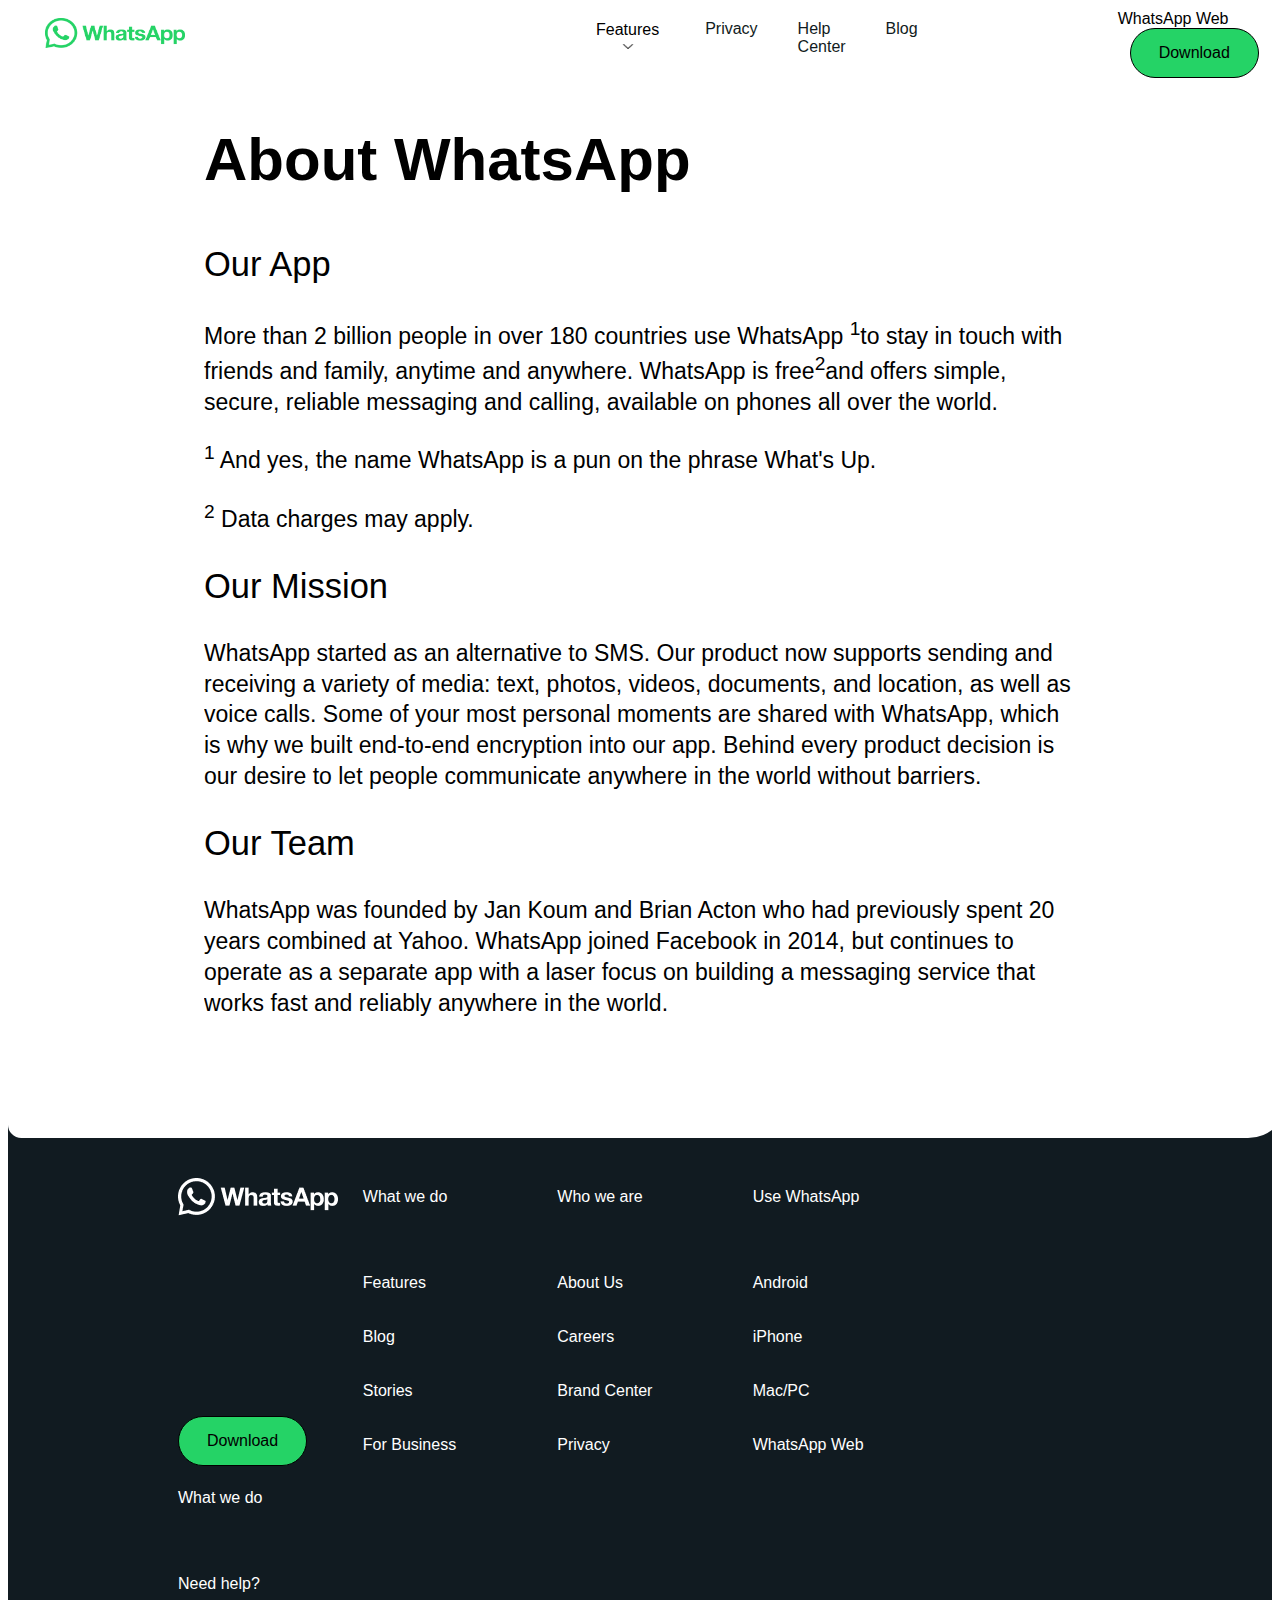
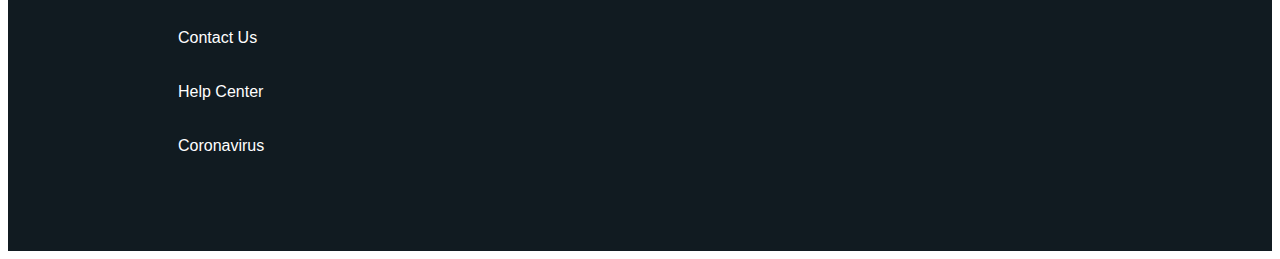
<file: index.html>
<!DOCTYPE html>
<html lang="en">
<head>
    <meta charset="UTF-8">
    <meta http-equiv="X-UA-Compatible" content="IE=edge">
    <meta name="viewport" content="width=device-width, initial-scale=1.0">
    <link rel="stylesheet" href="./assets/style.css"/>
    <script src="./assets/app.js"></script>
    <title>WhatsApp</title>
</head>
<body>
    <header class="nom">
        <div class="nom1">
            <div class="mon">
                <div class="mon1">
                    <button class="hbutt">
                        <span class="bspan">
                            <svg height="33" fill="none" width="25" class="hsvg">
                                <line x1="1.04297" y1="12.75" x2="23.543" y2="12.75" stroke="currentColor" stroke-width="1.5" stroke-linecap="round"></line>
                                <line x1="1.04297" y1="16.75" x2="23.543" y2="16.75" stroke="currentColor" stroke-width="1.5" stroke-linecap="round"></line>
                                <line x1="1.04297" y1="20.75" x2="23.543" y2="20.75" stroke="currentColor" stroke-width="1.5" stroke-linecap="round"></line>
                            </svg>
                        </span>
                    </button>
                </div>
            </div>
            <span class="center">
                <a class="wcenter" href="https://www.whatsapp.com/">
                    <span class="wspan">
                        <img class="wimg" src="./images/whatsapp_logo.png">
                    </span>
                </a>
            </span>
            <div class="left">
                <a href="https://www.whatsapp.com/download" class="left1">
                    <img class="down" width="18" height="18" src="./images/downloading.png"/>
                </a>
            </div>
        </div>
    </header>
    <div class="nav_bar">
        <span class="nav_barl"> 
            <img class="logo" src="./images/whatsapp_logo.png" width="140px" height="30px"  usemap="#workmap">
        <map name="workmap">
        <area shape="rect" coords="0,0,140,50" href="https://www.whatsapp.com/">
        </map>
        </span>
        <span class="mid">
        <nav class="nav_barc">
            <ul class="all">
                <li class="all_1">
                    <div>
                        <button class="butt1">
                            <span class="all1">
                                <span class="all1_2"> 
                                    Features 
                                </span>
                                <img width="14" height="13" id="img_svg" class="all1_svg" id="all1_svg" onclick="turn()" src="./images/down-arrow.png">
                            </span>
                        </button>
                    </div>
                </li>
                <a href="https://www.whatsapp.com/privacy" style="text-decoration: none;color:#111b21"><li class="all_2">
                    <div class="all2_1"> Privacy</div>
                </li></a>
                <a href="https://faq.whatsapp.com/" style="text-decoration: none;color:#111b21"><li class="all_2"></li>
                <li class="all_3">
                    <div class="all3_1"> Help Center</div>
                </li></a>
                <a href="https://blog.whatsapp.com/" style="text-decoration: none;color:#111b21"><li class="all_2"></li>
                <li class="all_4">
                    <div class="all4_1"> Blog</div>
                </li></a>
            </ul>
        </nav>
        </span>
        <div class="right">
            <span class="nav_barr">
                <span class="WW">
                    <a href="https://web.whatsapp.com/" target="_self" class="Ww">
                        <span>
                        <span class="onho">
                            <span class="wws">WhatsApp Web</span>
                        </span>
                    </span>
                    </a>
                <span class="pos">
                <a href="https://www.whatsapp.com/download" class="do">
                    <span class="db">
                        Download
                    </a>
                </span>
            </span>
        </span>
            </span>
        </div>
    </div>
    <br>
    <br>
    <br>
    <br>
    <div class="body1">
        <div class="body2">
            <section class="body3" style="z-index: 3;border-bottom-color:#111b21 ;line-height: 1.34;">
                <div class="body_margin">
                    <div class="tit">
                        <div class="tit1" style="box-sizing: border-box;">
                            <h1 class="dh1">About WhatsApp</h1>
                            <h2 class="tith2">Our App</h2>
                            <div class="tith2">
                                <p>
                                    More than 2 billion people in over 180 countries use WhatsApp
                                    <sup>1</sup>to stay in touch with friends and family, anytime and anywhere. WhatsApp is free<sup>2</sup>and offers simple, secure, reliable messaging and calling, available on phones all over the world.
                                </p>
                                <p>
                                    <sup>1</sup>
                                    And yes, the name WhatsApp is a pun on the phrase What's Up.
                                </p>
                                <p>
                                    <sup>2</sup>
                                    Data charges may apply.
                                </p>
                            </div>
                            <div class="omi">
                                <h2 class="tith3">Our Mission</h2>
                                <div class="tith3">
                                    <p>
                                        WhatsApp started as an alternative to SMS. Our product now supports sending and receiving 
                                        a variety of media: text, photos, videos, documents, and location, as well as voice calls. 
                                        Some of your most personal moments are shared with WhatsApp, which is why we built end-to-end 
                                        encryption into our app. Behind every product decision is our desire to let people communicate 
                                        anywhere in the world without barriers.
                                    </p>
                                </div>
                            </div>
                            <div class="omi1">
                                <h2 class="tith31">Our Team</h2>
                                <div class="tith31">
                                    <p>WhatsApp was founded by Jan Koum and Brian Acton who had previously spent 20 years combined at Yahoo. 
                                        WhatsApp joined Facebook in 2014, but continues to operate as a separate 
                                        app with a laser focus on building a messaging service that works fast and reliably anywhere in the world.
                                    </p>
                                </div>
                            </div>
                            <div class="bfoot">
                            </div>
                        </div>
                    </div>
                </div>
            </section>
        </div>
    </div>
    <div class="foot">
        <div class="foot1">
            <footer class="footer1">
                <div class="wfoot">
                    <div class="wfoot1">
                        <a href="https://www.whatsapp.com/" class="wfoot2">
                            <span class="wfoot3">
                                <img class="footwimg" src="./images/foot_whatsapp_logo.png">
                            </span>
                        </a>
                    <span class="fdown">
                        <a href="https://www.whatsapp.com/download" class="fdown1">
                            <span class="fdown2">
                                Download
                            </span>
                        </a>
                    </span>
                    </div>
                    <div class="col2" style="background-color: transparent;">
                       <span class="col2_1" style="background-color: #111b21;">What we do</span>
                       <a href="https://www.whatsapp.com/stayconnected" class="col2_3">
                        <br><br>
                        <div style="background-color: #111b21;">
                        <span class="feat">
                            <span class="feat1" style="color: #ffffff;background-color: #111b21;">Features</span>
                        </span>
                       </a>
                       </div>
                       <br><br>
                       <div style="background-color: #111b21;">
                       <a href="https://www.whatsapp.com/stayconnected" class="col2_3">
                        <span class="feat2">
                            <span class="feat3" style="color: #ffffff;background-color: #111b21;">Blog</span>
                        </span>
                       </a><br>
                       </div>
                       <br><br>
                       <div style="background-color: #111b21;">
                       <a href="https://www.whatsapp.com/stayconnected" class="col2_3">
                        <span class="feat4">
                            <span class="feat5" style="color: #ffffff;background-color: #111b21;">Stories</span>
                        </span>
                       </a><br>
                       </div>
                       <br><br>
                       <div style="background-color: #111b21;">
                       <a href="https://www.whatsapp.com/stayconnected" class="col2_3">
                        <span class="feat6">
                            <span class="feat7" style="color: #ffffff;background-color: #111b21;">For Business</span>
                        </span>
                       </a><br>
                       </div>
                    </div>
                    <div class="col3" style="background-color: #111b21;">
                        <span class="col3_1" style="background-color: #111b21;">Who we are</span>
                        <a href="https://www.whatsapp.com/stayconnected" class="col3_2">
                         <br><br>
                         <div style="background-color: #111b21;">
                         <span class="feat12">
                             <span class="feat13" style="color: #ffffff;background-color: #111b21;">About Us</span>
                         </span>
                        </a>
                        </div>
                        <br><br>
                        <div style="background-color: #111b21;">
                        <a href="https://www.whatsapp.com/stayconnected" class="col2_3" style="background-color: #111b21;">
                         <span class="feat14">
                             <span class="feat15" style="color: #ffffff;background-color: #111b21;">Careers</span>
                         </span>
                        </a><br>
                        </div>
                        <br><br>
                        <div style="background-color: #111b21;">
                        <a href="https://www.whatsapp.com/stayconnected" class="col2_3">
                         <span class="feat16">
                             <span class="feat17" style="color: #ffffff;background-color: #111b21;">Brand Center</span>
                         </span>
                        </a><br>
                        </div>
                        <br><br>
                        <div style="background-color: #111b21;">
                        <a href="https://www.whatsapp.com/stayconnected" class="col2_3">
                         <span class="feat18">
                             <span class="feat19" style="color: #ffffff;background-color: #111b21;">Privacy</span>
                         </span>
                        </a><br>
                        </div>
                    </div>
                    <div class="col4" style="background-color: #111b21;">
                        <span class="col3_1" style="background-color: #111b21;">Use WhatsApp</span>
                        <a href="https://www.whatsapp.com/stayconnected" class="col3_2">
                         <br><br>
                         <div style="background-color: #111b21;">
                         <span class="feat12">
                             <span class="feat13" style="color: #ffffff;background-color: #111b21;">Android</span>
                         </span>
                        </a>
                        </div>
                        <br><br>
                        <div style="background-color: #111b21;">
                        <a href="https://www.whatsapp.com/stayconnected" class="col2_3" style="background-color: #111b21;">
                         <span class="feat14">
                             <span class="feat15" style="color: #ffffff;background-color: #111b21;">iPhone</span>
                         </span>
                        </a><br>
                        </div>
                        <br><br>
                        <div style="background-color: #111b21;">
                        <a href="https://www.whatsapp.com/stayconnected" class="col2_3">
                         <span class="feat16">
                             <span class="feat17" style="color: #ffffff;background-color: #111b21;">Mac/PC</span>
                         </span>
                        </a><br>
                        </div>
                        <br><br>
                        <div style="background-color: #111b21;">
                        <a href="https://www.whatsapp.com/stayconnected" class="col2_3">
                         <span class="feat18">
                             <span class="feat19" style="color: #ffffff;background-color: #111b21;">WhatsApp Web</span>
                         </span>
                        </a><br>
                        </div>
                    </div>
                    <div class="col5" style="background-color: #111b21  ;">
                        <span class="col3_1" style="background-color: #111b21;">What we do</span>
                        <a href="https://www.whatsapp.com/stayconnected" class="col3_2">
                         <br><br>
                         <div style="background-color: #111b21;">
                         <span class="feat12">
                             <span class="feat13" style="color: #ffffff;background-color: #111b21;">Need help?</span>
                         </span>
                        </a>
                        </div>
                        <br><br>
                        <div style="background-color: #111b21;">
                        <a href="https://www.whatsapp.com/stayconnected" class="col2_3" style="background-color: #111b21;">
                         <span class="feat14">
                             <span class="feat15" style="color: #ffffff;background-color: #111b21;">Contact Us</span>
                         </span>
                        </a><br>
                        </div>
                        <br><br>
                        <div style="background-color: #111b21;">
                        <a href="https://www.whatsapp.com/stayconnected" class="col2_3">
                         <span class="feat16">
                             <span class="feat17" style="color: #ffffff;background-color: #111b21;">Help Center</span>
                         </span>
                        </a><br>
                        </div>
                        <br><br>
                        <div style="background-color: #111b21;">
                        <a href="https://www.whatsapp.com/stayconnected" class="col2_3">
                         <span class="feat18">
                             <span class="feat19" style="color: #ffffff;background-color: #111b21;">Coronavirus</span>
                         </span>
                        </a><br>
                        </div>
                    </div>
                </div>
                </div>
                    </div>
                </div>
                <div class="ft">
                    <div class="ft1">
                        <footer class="fo1">
                            <div class="fo11">
                                <span class="fo1s">
                                    <a href="https://www.whatsapp.com/download" class="do db">
                                        <span class="by"> Download
                                        </span>
                                    </a>
                                </span>
                            </div>
                            <div class="bmfo">
                                <div class="mbm">
                                <img class="ibmfo" height="23" width="23" src="./images/twitter.png"/>
                                <img class="ibmfo1" height="23" width="23" src="./images/video.png"/>
                                <img class="ibmfo2" height="23" width="23" src="./images/instagram.png"/>
                                <img class="ibmfo3" height="23" width="23" src="./images/facebook.png"/>
                            </div>
                        </div>
                        </footer>
                    </div>
                     <div class="last"> <!--_9t2j -->
                        <span class="last1">
                            <a class="last2" href="https://www.whatsapp.com/">
                                <span class="last3">
                                    <img class="flogo" src="./images/foot_whatsapp_logo.png">
                                </span>
                            </a>
                        </span>
                    </div>
                </div>
            </footer>
            </div>
        </div>
</body>
</html>
</file>
<file: assets/style.css>
*
{
    background-color: #ffffff;
    font-family: Helvetica Neue, Helvetica Neue, Helvetica, Arial, sans-serif;
}
.nav_barc,.nav_barc:before,.nav_barc:after
{
    padding: 0;
    margin: 0;
    box-sizing: border-box;
}
.nom
{
    display: none;
}
.nav_bar
{
    backdrop-filter: blur(4px);
    top:0%;
    position: fixed;
    display: flex;
    height:98px;
    width:95%;
    padding-left: 30px;
    padding-right: 40px;
    font-size: 16px;
    font-family: Helvetica Neue, Helvetica Neue, Helvetica, Arial, sans-serif;
    z-index: 1000;
}
.logo
{
    padding-top: 18px;
    padding-left: 7px;
}
.nav_barc
{
   display: flex;
   justify-content: space-between;
   padding-left: 385px;
   padding-right: 160px;
}
.nav_barr
{
   display: block;
   align-content: center;
   justify-content: space-between;
   padding-top:10px;
   width: 100%;
}


li{
    position: relative;
}
ul
{
    list-style-type: none;
    display: flex;
    justify-content: space-around;
    margin-top: 16px;
    padding-right:20px;
    padding-top: 0px;
    margin-block-start: 10px;
    margin-block-end: 10px;
    margin-inline-start: 0px;
    margin-inline-end: 0px;
        padding-inline-start: 20px;
        padding-inline-end: 20px;
    overflow: hidden;
}

.butt1
{
    border-style: none;
    font-size: 16px;
    font-family: Helvetica Neue, Helvetica Neue, Helvetica, Arial, sans-serif ;
}

.all1_2 
{
    cursor: pointer;
}
.all2_1 
{
    cursor: pointer;
}
.all3_1 
{
    cursor: pointer;
}
.all4_1 
{
    cursor: pointer;
}
.all5_1 
{
    cursor: pointer;
}
.all_1
{
    position: relative;
    padding-right:16px;
    padding-top: 0px;
    margin-block-start: 10px;
    margin-block-end: 10px;
    margin-inline-start: 0px;
    margin-inline-end: 0px;
    padding-inline-start: 0px;
    padding-inline-end: 20px;
}
.all_2
{
    padding-right:20px;
    padding-top: 0px;
    margin-block-start: 10px;
    margin-block-end: 10px;
    margin-inline-start: 0px;
    margin-inline-end: 0px;
        padding-inline-start: 20px;
        padding-inline-end: 20px;
}
.all_3
{
    padding-right:20px;
    padding-top: 0px;
    margin-block-start: 10px;
    margin-block-end: 10px;
    margin-inline-start: 0px;
    margin-inline-end: 0px;
        padding-inline-start: 20px;
        padding-inline-end: 20px;
}
.all_4
{
    padding-right:20px;
    padding-top: 0px;
    margin-block-start: 10px;
    margin-block-end: 10px;
    margin-inline-start: 0px;
    margin-inline-end: 0px;
        padding-inline-start: 20px;
        padding-inline-end: 20px;
}
.all_5
{
    padding-right:15px;
    padding-top: 0px;
    margin-block-start: 10px;
    margin-block-end: 10px;
    margin-inline-start: 0px;
    margin-inline-end: 0px;
    padding-inline-start: 20px;
    padding-inline-end: 20px;
}
.all1:hover:after
{
    content: "";
    position: absolute;
    background-color:#25d366;
    transition: width 2s;
    transition-timing-function: linear;
    bottom: -2px;
    height:2px;
    width:58%;
    right:2%;
    left:6%;
}
.all2_1:hover:after
{
    content: "";
    position: absolute;
    background-color: #25d366 ;
    transition-duration: 0.33s;
    transition-timing-function: linear;
    transition-delay: 0s;
    transition-property: width;
    bottom: -2px;
    height:2px;
    width:60%;
    right:2%;
    left:19%;
}
.all3_1:hover:after
{
    content: "";
    position: absolute;
    background-color:#25d366; 
    transition-duration: 0.33s;
    transition-timing-function: linear;
    transition-delay: 0s;
    transition-property: width;
    bottom: -2px;
    height: 2px;
    width:69%;
    right:2%;
    left:16%;
}
.all4_1:hover:after
{
    content: "";
    position: absolute;
    background-color:#25d366 ;
    transition-duration: 0.33s;
    transition-timing-function: linear;
    transition-delay: 0s;
    transition-property: width;
    bottom: -2px;
    height:2px;
    width:40%;
    right:2%;
    left:28%;
}
.all5_1:hover:after
{
    content: "";
    position: absolute;
    background-color:#25d366 ;
    transition-duration: 0.33s;
    transition-timing-function: linear;
    transition-delay: 0s;
    transition-property: width;
    bottom: -2px;
    height:2px;
    width:40%;
    right:2%;
    left:28%;
}
.all1_svg
{
    cursor: pointer;

}
.onho
{
    padding-top: 10px;
   
}
.Ww
{
color: black;
text-decoration: none;
}
.wws:hover:after
{
    content: "";
    position: absolute;
    background-color:#25d366 ;
    transition-duration: 0.33s;
    transition-timing-function: linear;
    transition-delay: 0s;
    transition-property: width;
    bottom: -2px;
    height:2px;
    width:0%;
}
.do
{
    text-decoration: none;
    font-size: 16px;
    background-color: #25d366;
    margin-left: 12px;
    font-weight: 400;
    color: black;
    border:1px solid black;
    border-radius: 50px;
    line-height: 16px;
    position: relative;
    text-align: center;
    padding: 16px 28px;
    align-items: center;
    display: inline-flex;
    transition: color .33s linear.5s , border-color ease-out .5s ,background-color .33s linear 0s;
    z-index: 1;
}
.db
{
    background-color: #25d366;
}
.body3
{
    border-bottom: 60px;
    width:100%;
    border-bottom-style: solid;
    background-color: #fff;
    display:block;
    border-bottom-color: #111b21;
    -webkit-font-smoothing: antialiased;
}
.body_margin
{
    margin-left: 196px;
    margin-right: 196px;
    overflow: hidden;
}
.dh1
{
    font-size: 60px;
    font-family:Neue, Helvetica Neue, Helvetica, Arial, sans-serif; ;
}
.tit
{
    max-width: 1080px;
    font-size: 23px;
    font-style:inherit;
    font-family:  Neue, Helvetica Neue, Helvetica, Arial, sans-serif;
    font-weight: 400;
}
.tith2
{
    max-width: 1080px;
    font-family:  Neue, Helvetica Neue, Helvetica, Arial, sans-serif;
    font-weight: 400;
}
.dtith2
{
    font-style: normal;
font-size: 10px;
font-family:  Neue, Helvetica Neue, Helvetica, Arial, sans-serif;
}
.tith3{
    max-width: 1080px;
    font-family:  Neue, Helvetica Neue, Helvetica, Arial, sans-serif;
    font-weight: 400;
}
.tith31{
    max-width: 1080px;
    font-family:  Neue, Helvetica Neue, Helvetica, Arial, sans-serif;
    font-weight: 400;
}
.bfoot
{
    height:56px;
    width:1080px;
}
.body3:after
{
    background: inherit;
    border-bottom-left-radius: 45px;
    border-bottom-right-radius: 135px;
    content: '';
    display: block;
    height: 40px;
    position: absolute;
    width: 100%;
    z-index: 1;
}
.foot
{
    display:flex;
    flex-direction: column;
    flex-grow: 1;
    background-color: #111b21;
    
}

.footer1
{
    width:100%;
    background-color: #111b21;
    display: block;
    text-decoration: none;
}
.wfoot
{
    background-color: #111b21;
    padding-bottom: 96px;
    padding-top: 10px;
    padding-left:170px;
    padding-right: 170px;
    text-decoration: none;
    display: flex;
    flex-grow: 0;
    flex-direction: row;
    flex-wrap: wrap;
    height: 100%;
}
.wfoot1
{
    width:20%;
    align-content: flex-start;
    padding-top: 10px;
    flex-direction: row;
    justify-content: space-between;
    align-items: flex-start;
    background-color: #111b21;
    padding-bottom: 3px;
}
.wfoot2
{
    font-size: 16px;
    line-height: 0%;
    cursor: pointer;
    text-decoration: none;
    background-color: #111b21;
}
.wfoot3
{
background-color: #111b21  ;
}
.footwimg
{
    background-color: #111b21;
    cursor: pointer;
    padding-bottom: 200px;
    display: block;
}
.fdown
{
    background-color: #111b21;
    padding-right: 16px;
    display: inline-flex;
    flex-direction: column;
}
.fdown1
{
    text-decoration: none;
    font-size: 16px;
    background-color: #25d366;
    font-weight: 400;
    color: black;
    border:1px solid black;
    border-radius: 50px;
    line-height: 16px;
    position: relative;
    text-align: center;
    padding: 16px 28px;
    display: inline-flex;
    transition: color .33s linear.5s , border-color ease-out .5s ,background-color .33s linear 0s;
    z-index: 1;
    justify-content: flex-start;
    flex-direction: column;
}
.fdown2
{
    background-color: #25d366;
}
.col2_1
{
    display: block;
    text-align: left;
    justify-content: flex-start;
    align-items: flex-start;
    flex-direction: column;
    display: flex;
    flex-wrap: wrap;
    color: #ffffff;
    background-color: #111b21;
    padding-top: 20px;
    padding-right:110px;
    padding-bottom: 32px;
}
.feat
{
    margin-bottom: 16px;
    color: #ffffff;
    background-color: #111b21;
    word-break: break-all;
}
.feat2
{
    margin-bottom: 16px;
    color: #ffffff;
    background-color: #111b21;
    word-break: break-all;
}
.feat4
{
    margin-bottom: 16px;
    color: #ffffff;
    background-color: #111b21;
    word-break: break-all;
}
.feat6
{
    margin-bottom: 16px;
    color: #ffffff;
    background-color: #111b21;
    word-break: break-all;
}
.col3_1
{
    display: block;
    text-align: left;
    justify-content: flex-start;
    align-items: flex-start;
    flex-direction: column;
    display: flex;
    flex-wrap: wrap;
    color: #ffffff;
    background-color: #111b21;
    padding-top: 20px;
    padding-right:110px;
    padding-bottom: 32px;
}
.feat12
{
    margin-bottom: 16px;
    background-color: #111b21;
    word-break: break-all;
}
.feat14
{
    margin-bottom: 16px;
    color: #ffffff;
    background-color: #111b21;
    word-break: break-all;
}
.feat16
{
    margin-bottom: 16px;
    color: #ffffff;
    background-color: #111b21;
    word-break: break-all;
}
.feat18
{
    margin-bottom: 16px;
    color: #ffffff;
    background-color: #111b21;
    word-break: break-all;
}
.col2_3
{
    text-decoration: none;
}
.col3_2
{
    text-decoration: none;
}
.fo11 
{
    display: none;
}
.bmfo
{
    display: none;
}
.ft
{
    display: none;
}
@media only screen and (max-width: 600px)
{
    .nav_bar
    {
        display: none;
    }
    .nom
    {
        background-color: #ffffff;
        align-items: center;
        display: flex;
        height:64px;
        left:0;
        justify-content: center;
        max-width: 100%;
        min-width: 100%;
        position: fixed;
        top:0;
        z-index: 1000;
    }
    .nom1
    {
        align-items: center;
        box-sizing: border-box;
        display: flex;
        justify-content: space-between;
        padding:0 24px;
        position: unset;
        width:100%;
    }
    .hbutt
    {
        color: #111b21;
        display: block;
        font-size: 16px;
        font-weight: 500;
        line-height: 120%;
        background: none;
        border:0;cursor: pointer;
        margin:0;
    }
    .center
    {
        z-index: 1;
        font-size: 16px;
        line-height: 120%;
        font-weight: 400;
    }
    .wcenter
    {
        cursor: pointer;
        text-decoration: none;
    }
    .wimg
    {
        width: 100px;
        border: 0;
        justify-content: center;
    }
    .left1
    {
        cursor: pointer;
    }
    .down 
    {
        background-color: #111b21;
        border-radius: 6px;
    }
    .body1
    {
        display: block;
    }
    .body3
    {
        border-bottom-color:#111b21;
        border-bottom: 40px;
        border-bottom-style:solid ;
        background-color:#fff ;
        overflow: hidden;
        display: block;
    }
    .body_margin
    {
        margin-left: auto;
        margin-right: auto;
        overflow: hidden;
        max-width: 1080px;
        padding: 0 24px;
        display: block;
    }
    .tit
    {
        font-size: 14px;
        letter-spacing: -1px;
        line-height: 1;
        font-weight: 400;
        color:inherit;
        padding-top: 2px;
        padding-bottom: 16px;
    }
    .dh1{
        font-size: 25px;
    }
    .footer1
    {
        display: none;
    }
    .ft 
    {
        display: flex;
        height: 100%;
        flex-direction: column;
        flex-grow: 1;
        background-color: #111b21;
    }
    .ft1 
    {
        display: flex;
        flex-grow: 1;
    }
    .fo1 
    {
        background-color: #111b21;
        width:100%;
        display: block;
        justify-content: center;
        align-items: center;
    }
    .fo11 
    {
        background-color: #111b21;
        flex-direction: column;
        display: flex;
        border-bottom: #25d366;
    }
    .fo1s 
    {
        background-color: #111b21;
        display: flex;
        min-width: 272px;
        margin-bottom: 4px;
    }
    .by 
    {
        background-color: #25d366;
    }
    .bmfo
    {
        display: contents;
        background-color: #111b21;
        gap:24px;
        padding-top: 2px;
        padding: 18px 0px;
        padding-left: 20px;
    }
    .ibmfo ,.ibmfo1 ,.ibmfo2 ,.ibmfo3
    {
        background-color: #111b21;
    }
    .mbm
    {
        background-color: #111b21;
        margin-top: 12px;
        margin-left: 130px;
        border-bottom: #25d366;
    }
    .do ,.db
    {
        margin-top: 19px;
        margin-left: 120px;
        align-items: center;
        border-color: #25d366;
    }
    .last 
    {
        background-color: #111b21;
        height:100%;
        padding: 0 0 0 24px;
    }
    .last2 
    {
        font-size: 16px;
        line-height: 120%;
    }
    .flogo 
    {
        background-color: #111b21;
        padding-bottom: 32px;
        width:125px;
    }
}
</file>
